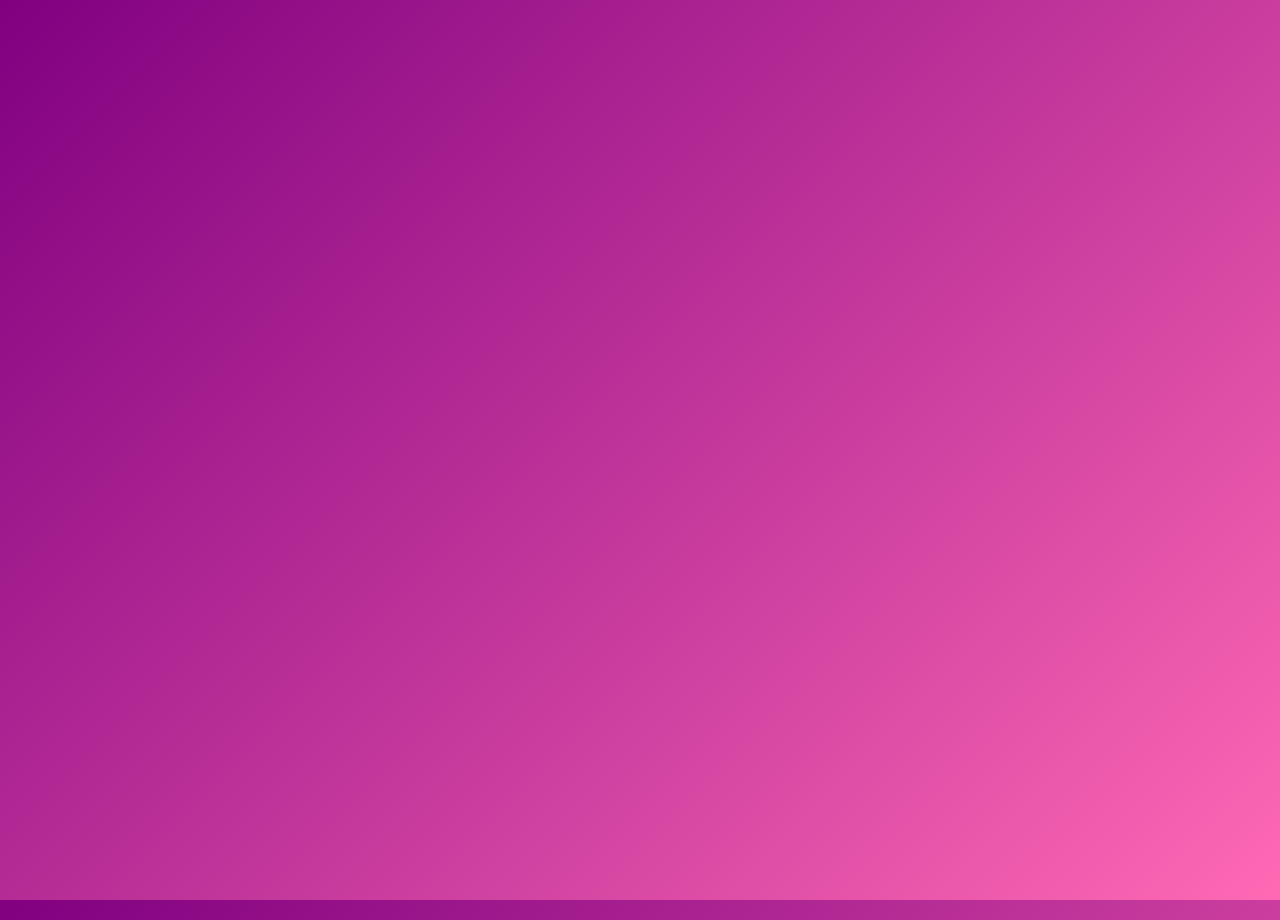
<file: index.html>
<!DOCTYPE html>
<html lang="en">

<head>
    <meta charset="UTF-8">
    <meta name="viewport" content="width=device-width, initial-scale=1.0">
    <title>SmartList MVP</title>
    <link rel="stylesheet" href="style.css">
    <script src="jquery37.min.js"></script>
</head>

<body>
    <h1>SmartList MVP</h1>
    <p>Your ultimate task management solution.</p>

    <div class="taskTable">
        <h2>Add New Task</h2>

        <div class="inputRow">
            <input type="text" placeholder="Activity Name" required>

            <select>
                <option value="select">Choose a Subject</option>
                <option value="eapp">EAPP</option>
                <option value="philosophy">Philosophy</option>
                <option value="ucsp">UCSP</option>
                <option value="pr">Practical Research</option>
                <option value="filipino">Filipino</option>
                <option value="ict">ICT</option>
                <option value="hope">HOPE</option>
                <option value="others">Others</option>
            </select>

            <input type="text" placeholder="Subject Name">
            <input type="date" required>
            <button onclick="add()">Add</button>
        </div>
    </div>

    <table>
        <thead>
            <tr>
                <th>No.</th>
                <th>Tasks</th>
                <th>Subject</th>
                <th>Deadline</th>
                <th>Status</th>
                <th>Action</th>
            </tr>
        </thead>
        <tbody></tbody>
    </table>

    <button class="viewHistoryBtn" onclick="window.location.href='viewHistory.html'">View History</button>

    <footer>
        &copy; Team Slister, All rights reserved</a> |
        <a href="TeamSlister.html">About Us</a> |
        <a href="terms.html">Terms & Services</a> |
        <a href="copyright.html">Copyright</a> |
        <a href="privacy.html">Privacy</a>
    </footer>

    <script src="script.js"></script>
</body>

</html>
</file>
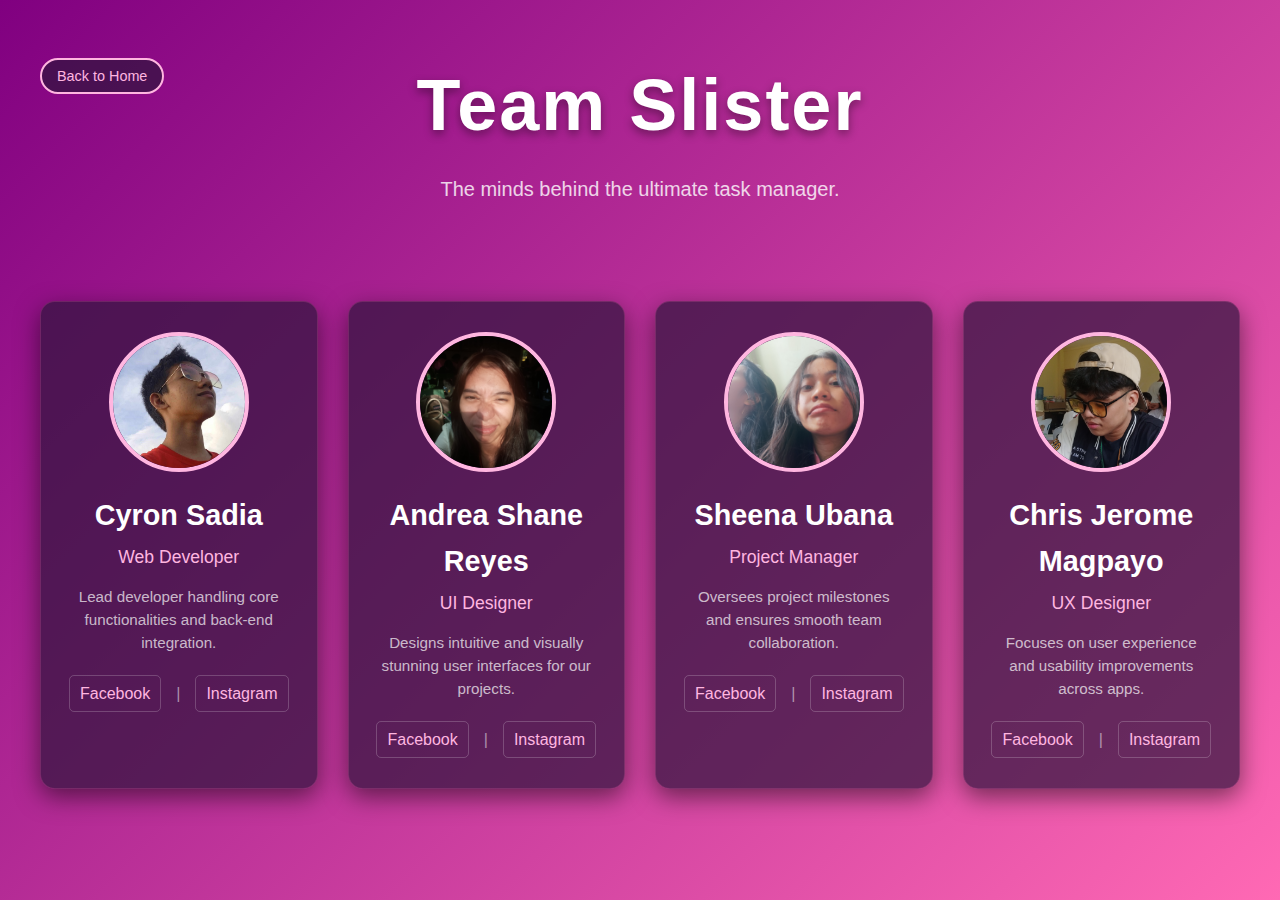
<file: TeamSlister.html>
<!DOCTYPE html>
<html lang="en">

<head>
    <meta charset="UTF-8">
    <meta name="viewport" content="width=device-width, initial-scale=1.0">
    <meta name="description" content="Meet Team Slister - A talented group of developers and designers">
    <title>Team Slister | About Us</title>
    <link rel="stylesheet" href="TeamSlister.css">
</head>

<body>
    <div class="page-container">

        <header class="header">
            <button class="back-button" onclick="window.location.href='index.html'">
                Back to Home
            </button>
            <h1 class="main-title">Team Slister</h1>
            <p class="tagline">The minds behind the ultimate task manager.</p>
        </header>

        <main class="team-container">
            <article class="team-card">
                <div class="card-inner">
                    <img src="img_3.jpg" alt="Cyron Sadia - Web Developer" class="team-image">
                    <h2 class="member-name">Cyron Sadia</h2>
                    <h3 class="member-role">Web Developer</h3>

                    <div class="member-details">
                        <p class="member-description">Lead developer handling core functionalities and back-end
                            integration.</p>
                        <div class="social-links">
                            <a href="https://www.facebook.com/sadia.cyron?mibextid=ZbWKwL" target="_blank"
                                rel="noopener noreferrer">Facebook</a>
                            <span class="separator">|</span>
                            <a href="https://www.instagram.com/kyo4naru?igsh=YzljYTk1ODg3Zg==" target="_blank"
                                rel="noopener noreferrer">Instagram</a>
                        </div>
                    </div>
                </div>
            </article>

            <article class="team-card">
                <div class="card-inner">
                    <img src="img_2.jpg" alt="Andrea Shane Reyes - UI Designer" class="team-image">
                    <h2 class="member-name">Andrea Shane Reyes</h2>
                    <h3 class="member-role">UI Designer</h3>

                    <div class="member-details">
                        <p class="member-description">Designs intuitive and visually stunning user interfaces for our
                            projects.</p>
                        <div class="social-links">
                            <a href="https://www.facebook.com/iloveyouuhanna?mibextid=ZbWKwL" target="_blank"
                                rel="noopener noreferrer">Facebook</a>
                            <span class="separator">|</span>
                            <a href="https://www.instagram.com/sh.zyana?igsh=YzljYTk1ODg3Zg==" target="_blank"
                                rel="noopener noreferrer">Instagram</a>
                        </div>
                    </div>
                </div>
            </article>

            <article class="team-card">
                <div class="card-inner">
                    <img src="img_1.jpg" alt="Sheena Ubana - Project Manager" class="team-image">
                    <h2 class="member-name">Sheena Ubana</h2>
                    <h3 class="member-role">Project Manager</h3>

                    <div class="member-details">
                        <p class="member-description">Oversees project milestones and ensures smooth team collaboration.
                        </p>
                        <div class="social-links">
                            <a href="https://www.facebook.com/sheenameridoresubana?mibextid=ZbWKwL" target="_blank"
                                rel="noopener noreferrer">Facebook</a>
                            <span class="separator">|</span>
                            <a href="https://www.instagram.com/clou_di3?igsh=YzljYTk1ODg3Zg==" target="_blank"
                                rel="noopener noreferrer">Instagram</a>
                        </div>
                    </div>
                </div>
            </article>

            <article class="team-card">
                <div class="card-inner">
                    <img src="img_4.jpg" alt="Chris Jerome - UX Designer" class="team-image">
                    <h2 class="member-name">Chris Jerome Magpayo</h2>
                    <h3 class="member-role">UX Designer</h3>

                    <div class="member-details">
                        <p class="member-description">Focuses on user experience and usability improvements across apps.
                        </p>
                        <div class="social-links">
                            <a href="https://www.facebook.com/chrisjerome.magpayo.7?mibextid=ZbWKwL" target="_blank"
                                rel="noopener noreferrer">Facebook</a>
                            <span class="separator">|</span>
                            <a href="https://www.instagram.com/vxyjeroo4?igsh=YzljYTk1ODg3Zg==" target="_blank"
                                rel="noopener noreferrer">Instagram</a>
                        </div>
                    </div>
                </div>
            </article>
        </main>
    </div>
</body>

</html>
</file>
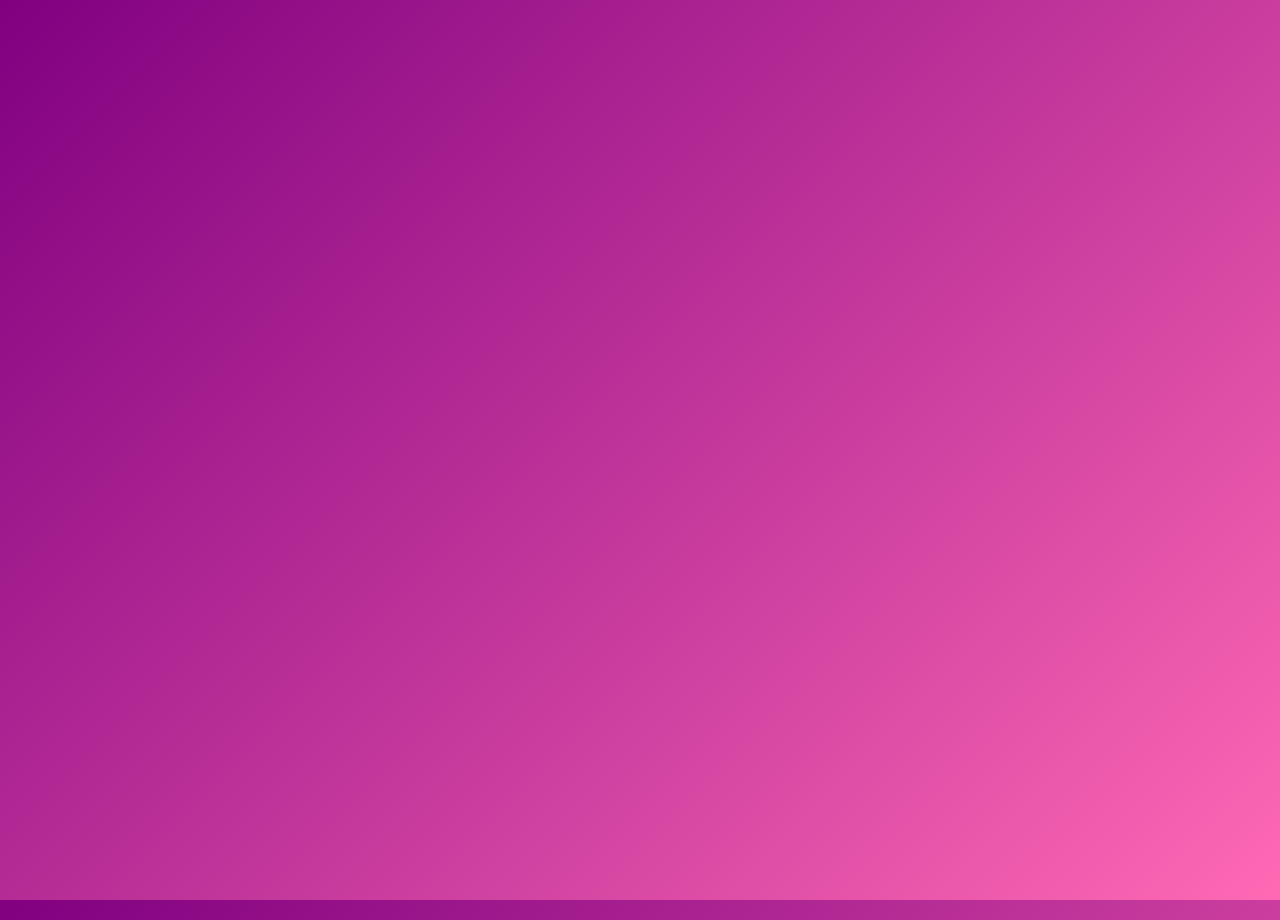
<file: viewHistory.html>
<!DOCTYPE html>
<html lang="en">

<head>
    <meta charset="UTF-8">
    <meta name="viewport" content="width=device-width, initial-scale=1.0">
    <link rel="stylesheet" href="history.css">
    <script src="jquery37.min.js"></script>
    <title>Task History</title>
</head>

<body>
    <div class="header-row">
        <button onclick="window.location.href='index.html'">Return</button>
        <h1>Task History</h1>
    </div>

    <table>
        <thead>
            <tr>
                <th>No.</th>
                <th>Tasks</th>
                <th>Subject</th>
                <th>Date</th>
                <th>Action</th>
            </tr>
        </thead>
        <tbody></tbody>
    </table>

    <script src="history.js"></script>
</body>

</html>
</file>
<file: style.css>
:root {
    --primary-color: #ff69b4;
    --secondary-color: #800080;
    --accent-color: #ffb6e0;
    --text-color: #ffffff;
    --background-card: rgba(0, 0, 0, 0.4);
    --shadow-light: 0 4px 10px rgba(255, 255, 255, 0.1);
    --shadow-dark: 0 0 15px rgba(0, 0, 0, 0.5);
    --input-width-desktop: 180px;
}

* {
    box-sizing: border-box;
}

body {
    margin: 0;
    background: linear-gradient(135deg, var(--secondary-color) 0%, var(--primary-color) 100%);
    color: var(--text-color);
    font-family: 'Segoe UI', Tahoma, Geneva, Verdana, sans-serif;
    display: flex;
    flex-direction: column;
    align-items: center;
    min-height: 100vh;
    padding: 15px 10px 25px 10px;
    font-size: 16px;
}

h1 {
    text-align: center;
    font-size: clamp(1.8rem, 5vw, 2.5rem);
    margin-bottom: 5px;
    text-shadow: 2px 2px 5px rgba(0, 0, 0, 0.3);
}

p {
    text-align: center;
    font-size: clamp(0.9rem, 2.5vw, 1.2rem);
    margin-top: 0;
    margin-bottom: 15px;
    opacity: 0.9;
}

.taskTable {
    display: flex;
    flex-direction: column;
    align-items: center;
    background: var(--background-card);
    padding: 15px;
    border-radius: 10px;
    box-shadow: var(--shadow-dark);
    margin-bottom: 15px;
    width: 100%;
    max-width: 900px;
}

.taskTable h2 {
    text-align: left;
    margin: 0 0 15px 0;
    padding-bottom: 8px;
    font-size: 1.2rem;
    border-bottom: 2px solid rgba(255, 255, 255, 0.2);
    width: 100%;
}

.inputRow {
    display: grid;
    grid-template-columns: repeat(auto-fit, minmax(140px, 1fr));
    gap: 10px;
    align-items: center;
    width: 100%;
}

.taskTable input,
.taskTable select,
.taskTable button {
    width: 100%;
    padding: 8px 10px;
    border: none;
    border-radius: 6px;
    font-size: 0.9rem;
    transition: all 0.2s ease;
}

.taskTable input,
.taskTable select {
    background: var(--text-color);
    color: #333;
    text-align: left;
}

.taskTable input:focus,
.taskTable select:focus {
    outline: 3px solid var(--accent-color);
    box-shadow: 0 0 10px var(--accent-color);
}

.taskTable button {
    background: var(--primary-color);
    color: var(--text-color);
    font-weight: bold;
    cursor: pointer;
    transition: 0.3s;
}

.taskTable button:hover {
    background: #ff85c1;
    transform: translateY(-1px);
    box-shadow: 0 4px 10px rgba(0, 0, 0, 0.3);
}

.task-list-container {
    width: 100%;
    overflow-x: auto;
    max-width: 900px;
}

table {
    border-collapse: separate;
    border-spacing: 0;
    width: 100%;
    max-width: 800px;
    margin: 0 auto 15px auto;
    text-align: left;
    background: var(--background-card);
    border-radius: 10px;
    overflow: hidden;
    box-shadow: var(--shadow-dark);
    min-width: 600px;
}

th,
td {
    padding: 10px 12px;
    border-bottom: 1px solid rgba(255, 255, 255, 0.15);
}

th {
    background: rgba(0, 0, 0, 0.6);
    font-weight: 700;
    text-transform: uppercase;
    font-size: 0.8rem;
}

td:last-child {
    display: flex;
    justify-content: center;
    align-items: center;
}

table thead tr:first-child th:first-child {
    border-top-left-radius: 10px;
}

table thead tr:first-child th:last-child {
    border-top-right-radius: 10px;
}

table tbody tr:last-child td {
    border-bottom: none;
}


.viewHistoryBtn {
    margin-top: 10px;
    padding: 8px 20px;
    border: none;
    border-radius: 20px;
    background: var(--primary-color);
    color: var(--text-color);
    font-size: 0.9rem;
    font-weight: 600;
    cursor: pointer;
    transition: 0.3s;
    box-shadow: var(--shadow-dark);
    text-transform: uppercase;
}

.viewHistoryBtn:hover {
    background: #ff85c1;
    transform: scale(1.03);
}

footer {
    width: 100%;
    text-align: center;
    padding: 10px 0;
    color: var(--text-color);
    font-size: 0.8rem;
    margin-top: auto;
    border-top: 1px solid rgba(255, 255, 255, 0.2);
    display: flex;
    justify-content: center;
    flex-wrap: wrap;
    gap: 10px;
}

footer a {
    color: var(--accent-color);
    text-decoration: none;
    transition: 0.3s;
}

footer a:hover {
    color: var(--text-color);
    text-decoration: underline;
}

/* ========================= */
/* 🌸 PAGE LOAD ANIMATIONS 🌸 */
/* ========================= */

/* Fade-in for entire page */
body {
    opacity: 0;
    transform: translateY(20px);
    animation: fadeInUp 0.5s ease-out forwards;
}

/* Smooth fade/slide-in for the task table */
.taskTable {
    opacity: 0;
    transform: translateY(30px);
    animation: slideUp 0.5s ease-out 0.3s forwards;
}

/* Table rows fade in one by one */
tbody tr {
    opacity: 0;
    transform: translateY(10px);
    animation: rowFade 0.5s ease forwards;
}

tbody tr:nth-child(1) {
    animation-delay: 0.3s;
}

tbody tr:nth-child(2) {
    animation-delay: 0.4s;
}

tbody tr:nth-child(3) {
    animation-delay: 0.5s;
}

tbody tr:nth-child(4) {
    animation-delay: 0.6s;
}

tbody tr:nth-child(5) {
    animation-delay: 0.7s;
}

/* Keyframes for animations */
@keyframes fadeInUp {
    from {
        opacity: 0;
        transform: translateY(20px);
    }

    to {
        opacity: 1;
        transform: translateY(0);
    }
}

@keyframes slideUp {
    from {
        opacity: 0;
        transform: translateY(30px);
    }

    to {
        opacity: 1;
        transform: translateY(0);
    }
}

@keyframes rowFade {
    from {
        opacity: 0;
        transform: translateY(10px);
    }

    to {
        opacity: 1;
        transform: translateY(0);
    }
}

@media (max-width: 950px) {
    .taskTable {
        max-width: 760px;
    }
}

@media (max-width: 650px) {
    body {
        padding: 10px 5px 15px 5px;
    }

    .taskTable {
        padding: 10px;
        max-width: 100%;
    }

    .inputRow {
        display: flex;
        flex-direction: column;
        gap: 8px;
    }

    .taskTable input,
    .taskTable select,
    .taskTable button {
        width: 100%;
        padding: 8px 10px;
        font-size: 0.85rem;
    }

    .task-list-container {
        overflow-x: hidden;
    }

    table {
        min-width: 100%;
        width: 100%;
        margin: 0 0 15px 0;
        border-radius: 0;
        box-shadow: none;
        margin-bottom: 0;
    }

    thead {
        display: none;
    }

    tr {
        display: block;
        margin-bottom: 10px;
        padding: 10px;
        background: var(--background-card);
        border-radius: 8px;
        box-shadow: var(--shadow-light);
        border: none;
    }

    td {
        display: flex;
        justify-content: space-between;
        align-items: center;
        padding: 6px 5px;
        border-bottom: 1px dashed rgba(255, 255, 255, 0.2);
        font-size: 0.9rem;
    }

    td:last-child {
        display: flex;
        flex-direction: row;
        justify-content: space-between;
        align-items: center;
        padding-top: 10px;
        border-bottom: none;
    }

    td:nth-of-type(6):before {
        content: "";
    }

    td:last-child button {
        flex-grow: 1;
        margin: 0 2px;
    }

    td:before {
        font-weight: bold;
        color: var(--accent-color);
        margin-right: 10px;
        flex-basis: 30%;
        text-align: left;
    }

    td:nth-of-type(1):before {
        content: "No.";
    }

    td:nth-of-type(2):before {
        content: "Task";
    }

    td:nth-of-type(3):before {
        content: "Subject";
    }

    td:nth-of-type(4):before {
        content: "Deadline";
    }

    td:nth-of-type(5):before {
        content: "Status";
    }

    .viewHistoryBtn {
        padding: 8px 20px;
        font-size: 0.85rem;
    }

    footer {
        padding: 5px 0;
        font-size: 0.7rem;
        gap: 5px;
    }
}
</file>
<file: TeamSlister.css>
:root {
    --primary-color: #ff69b4;
    --secondary-color: #800080;
    --accent-color: #ffb6e0;
    --text-color: #ffffff;
    --card-bg-dark: rgba(45, 20, 60, 0.7);
    --shadow-dark: 0 8px 25px rgba(0, 0, 0, 0.5);
}

* {
    margin: 0;
    padding: 0;
    box-sizing: border-box;
}

body {
    font-family: 'Segoe UI', Tahoma, Geneva, Verdana, sans-serif;
    background: linear-gradient(135deg, var(--secondary-color) 0%, var(--primary-color) 100%);
    background-attachment: fixed;
    min-height: 100vh;
    color: var(--text-color);
    line-height: 1.6;
}

.page-container {
    min-height: 100vh;
    padding: 3rem 1rem 5rem 1rem;
    display: flex;
    flex-direction: column;
    align-items: center;
}

.header {
    text-align: center;
    margin-bottom: 4rem;
    position: relative;
    width: 100%;
    max-width: 1200px;
}

.back-button {
    position: absolute;
    left: 0;
    top: 10px;
    background: var(--card-bg-dark);
    color: var(--accent-color);
    border: 2px solid var(--accent-color);
    padding: 8px 15px;
    border-radius: 20px;
    cursor: pointer;
    font-size: 0.9rem;
    transition: all 0.3s ease;
    z-index: 10;
}

.back-button:hover {
    background: var(--primary-color);
    color: var(--text-color);
    border-color: var(--primary-color);
}

.main-title {
    font-size: clamp(3rem, 7vw, 4.5rem);
    font-weight: 800;
    letter-spacing: 2px;
    margin-bottom: 10px;
    text-shadow: 0 4px 10px rgba(0, 0, 0, 0.4);
}

.tagline {
    font-size: clamp(1rem, 3vw, 1.25rem);
    opacity: 0.8;
    margin-bottom: 2rem;
}

.team-container {
    width: 100%;
    max-width: 1200px;
    margin: 0 auto;
    display: grid;
    /* DEFAULT: 1 row, 4 columns for Desktop */
    grid-template-columns: repeat(4, 1fr);
    gap: 30px;
}

.team-card {
    background: var(--card-bg-dark);
    border-radius: 15px;
    border: 1px solid rgba(255, 105, 180, 0.2);
    overflow: hidden;
    transition: all 0.3s cubic-bezier(0.4, 0, 0.2, 1);
    box-shadow: var(--shadow-dark);
}

.team-card:hover {
    transform: translateY(-8px);
    border-color: rgba(255, 105, 180, 0.6);
    box-shadow: 0 15px 35px rgba(255, 105, 180, 0.4);
}

.card-inner {
    padding: 30px;
    text-align: center;
}

.team-image {
    width: 140px;
    height: 140px;
    border-radius: 50%;
    object-fit: cover;
    margin: 0 auto 20px;
    display: block;
    border: 4px solid var(--accent-color);
    transition: transform 0.3s ease, border-color 0.3s ease;
}

.team-card:hover .team-image {
    transform: scale(1.08) rotate(3deg);
    border-color: var(--primary-color);
}

.member-name {
    font-size: 1.8rem;
    font-weight: 700;
    margin-bottom: 5px;
    color: var(--text-color);
}

.member-role {
    font-size: 1.1rem;
    font-weight: 400;
    color: var(--accent-color);
    margin-bottom: 15px;
}

.member-description {
    font-size: 0.95rem;
    line-height: 1.5;
    color: rgba(255, 255, 255, 0.7);
    margin-bottom: 20px;
}

.social-links {
    margin-top: 20px;
    display: flex;
    justify-content: center;
    gap: 15px;
}

.social-links a {
    color: var(--accent-color);
    text-decoration: none;
    font-size: 1rem;
    padding: 5px 10px;
    border: 1px solid rgba(255, 255, 255, 0.2);
    border-radius: 5px;
    transition: all 0.3s ease;
}

.social-links a:hover {
    background: var(--primary-color);
    color: var(--text-color);
    border-color: var(--primary-color);
    transform: scale(1.05);
}

.separator {
    color: rgba(255, 255, 255, 0.5);
    align-self: center;
}

@media (max-width: 1024px) {
    .team-container {
        grid-template-columns: repeat(2, 1fr);
        gap: 25px;
    }
    
    .back-button {
        left: 15px;
        top: 20px;
    }
}

@media (max-width: 600px) {
    .page-container {
        padding: 20px 10px;
    }
    
    .header {
        margin-bottom: 2rem;
    }

    .back-button {
        position: static;
        margin-bottom: 20px;
        width: 100%;
        text-align: center;
        padding: 10px 15px;
        font-size: 1rem;
    }

    .team-container {
        grid-template-columns: 1fr;
        gap: 20px;
    }

    .main-title {
        font-size: 2.8rem;
    }

    .team-image {
        width: 100px;
        height: 100px;
    }
}
</file>
<file: history.css>
:root {
    --primary-color: #ff69b4;
    --secondary-color: #800080;
    --accent-color: #ffb6e0;
    --text-color: #ffffff;
    --background-card: rgba(0, 0, 0, 0.4);
    --shadow-light: 0 4px 10px rgba(255, 255, 255, 0.1);
    --shadow-dark: 0 0 15px rgba(0, 0, 0, 0.5);
}

* {
    box-sizing: border-box;
}

body {
    margin: 0;
    background: linear-gradient(135deg, var(--secondary-color) 0%, var(--primary-color) 100%);
    color: var(--text-color);
    font-family: 'Segoe UI', Tahoma, Geneva, Verdana, sans-serif;
    display: flex;
    flex-direction: column;
    align-items: center;
    min-height: 100vh;
    padding: 30px 15px;

    /* 🌸 Page fade-in animation */
    opacity: 0;
    transform: translateY(20px);
    animation: fadeInUp 0.5s ease-out forwards;
}

h1 {
    font-size: clamp(2rem, 5vw, 3rem);
    text-align: center;
    width: 100%;
    margin: 10px 0;
    text-shadow: 2px 2px 5px rgba(0, 0, 0, 0.3);
}

.header-row {
    display: flex;
    align-items: center;
    width: 95%;
    max-width: 1000px;
    margin-bottom: 30px;
    padding-bottom: 15px;
    border-bottom: 1px solid rgba(255, 255, 255, 0.2);
}

.header-row h1 {
    flex: 1;
    text-align: center;
    margin: 0;
}

.header-row button {
    background: var(--background-card);
    color: var(--text-color);
    border: 2px solid var(--accent-color);
    padding: 10px 20px;
    border-radius: 25px;
    cursor: pointer;
    font-size: 1rem;
    font-weight: 600;
    transition: 0.3s;
    box-shadow: 0 4px 8px rgba(0, 0, 0, 0.3);
}

.header-row button:hover {
    background: var(--primary-color);
    border-color: var(--primary-color);
    transform: translateY(-2px);
    box-shadow: 0 6px 12px rgba(0, 0, 0, 0.4);
}

table {
    border-collapse: separate;
    border-spacing: 0;
    width: 95%;
    max-width: 1000px;
    text-align: left;
    background: var(--background-card);
    border-radius: 10px;
    overflow: hidden;
    box-shadow: var(--shadow-dark);
    min-width: 600px;

    /* Table fade-in animation */
    opacity: 0;
    transform: translateY(30px);
    animation: slideUp 0.5s ease-out 0.3s forwards;
}

th,
td {
    padding: 15px;
    border-bottom: 1px solid rgba(255, 255, 255, 0.15);
}

th {
    background: rgba(0, 0, 0, 0.6);
    font-weight: 700;
    text-transform: uppercase;
    font-size: 0.9rem;
}

table thead tr:first-child th:first-child {
    border-top-left-radius: 10px;
}

table thead tr:first-child th:last-child {
    border-top-right-radius: 10px;
}

table tbody tr:last-child td {
    border-bottom: none;
}

td button {
    background: var(--primary-color);
    color: var(--text-color);
    border: none;
    padding: 6px 12px;
    border-radius: 6px;
    cursor: pointer;
    transition: 0.3s;
    font-weight: 600;
}

td button:hover {
    background: #ff85c1;
}

/* 🌸 Animate rows appearing one by one */
tbody tr {
    opacity: 0;
    transform: translateY(10px);
    animation: rowFade 0.5s ease forwards;
}

tbody tr:nth-child(1) {
    animation-delay: 0.3s;
}

tbody tr:nth-child(2) {
    animation-delay: 0.4s;
}

tbody tr:nth-child(3) {
    animation-delay: 0.5s;
}

tbody tr:nth-child(4) {
    animation-delay: 0.6s;
}

tbody tr:nth-child(5) {
    animation-delay: 0.7s;
}

/* 🌸 Keyframes */
@keyframes fadeInUp {
    from {
        opacity: 0;
        transform: translateY(20px);
    }

    to {
        opacity: 1;
        transform: translateY(0);
    }
}

@keyframes slideUp {
    from {
        opacity: 0;
        transform: translateY(30px);
    }

    to {
        opacity: 1;
        transform: translateY(0);
    }
}

@keyframes rowFade {
    from {
        opacity: 0;
        transform: translateY(10px);
    }

    to {
        opacity: 1;
        transform: translateY(0);
    }
}

/* 🌸 Responsive design */
@media (max-width: 800px) {
    table {
        min-width: 500px;
    }

    th,
    td {
        padding: 12px 8px;
        font-size: 0.95rem;
    }
}

@media (max-width: 650px) {
    body {
        padding: 15px 10px;
    }

    .header-row {
        flex-direction: column;
        align-items: stretch;
        width: 100%;
        margin-bottom: 20px;
        padding-bottom: 10px;
    }

    .header-row h1 {
        order: 2;
        margin: 10px 0;
    }

    .header-row button {
        order: 1;
        width: 100%;
    }

    table {
        width: 100%;
        min-width: 100%;
        border-radius: 0;
        box-shadow: none;
    }

    thead {
        display: none;
    }

    tr {
        display: block;
        margin-bottom: 15px;
        padding: 15px;
        background: var(--background-card);
        border-radius: 10px;
        box-shadow: var(--shadow-light);
        border: none;
    }

    td {
        display: flex;
        justify-content: space-between;
        align-items: center;
        padding: 10px 5px;
        border-bottom: 1px dashed rgba(255, 255, 255, 0.2);
        font-size: 1rem;
    }

    td:last-child {
        border-bottom: none;
        padding-top: 15px;
        justify-content: center;
    }

    td:nth-of-type(1):before {
        content: "No.";
        font-weight: bold;
        color: var(--accent-color);
        margin-right: 10px;
    }

    td:nth-of-type(2):before {
        content: "Task";
        font-weight: bold;
        color: var(--accent-color);
        margin-right: 10px;
    }

    td:nth-of-type(3):before {
        content: "Subject";
        font-weight: bold;
        color: var(--accent-color);
        margin-right: 10px;
    }

    td:nth-of-type(4):before {
        content: "Date";
        font-weight: bold;
        color: var(--accent-color);
        margin-right: 10px;
    }

    td:nth-of-type(5):before {
        content: "";
    }

    td button {
        width: 80%;
        max-width: 200px;
    }
}
</file>
